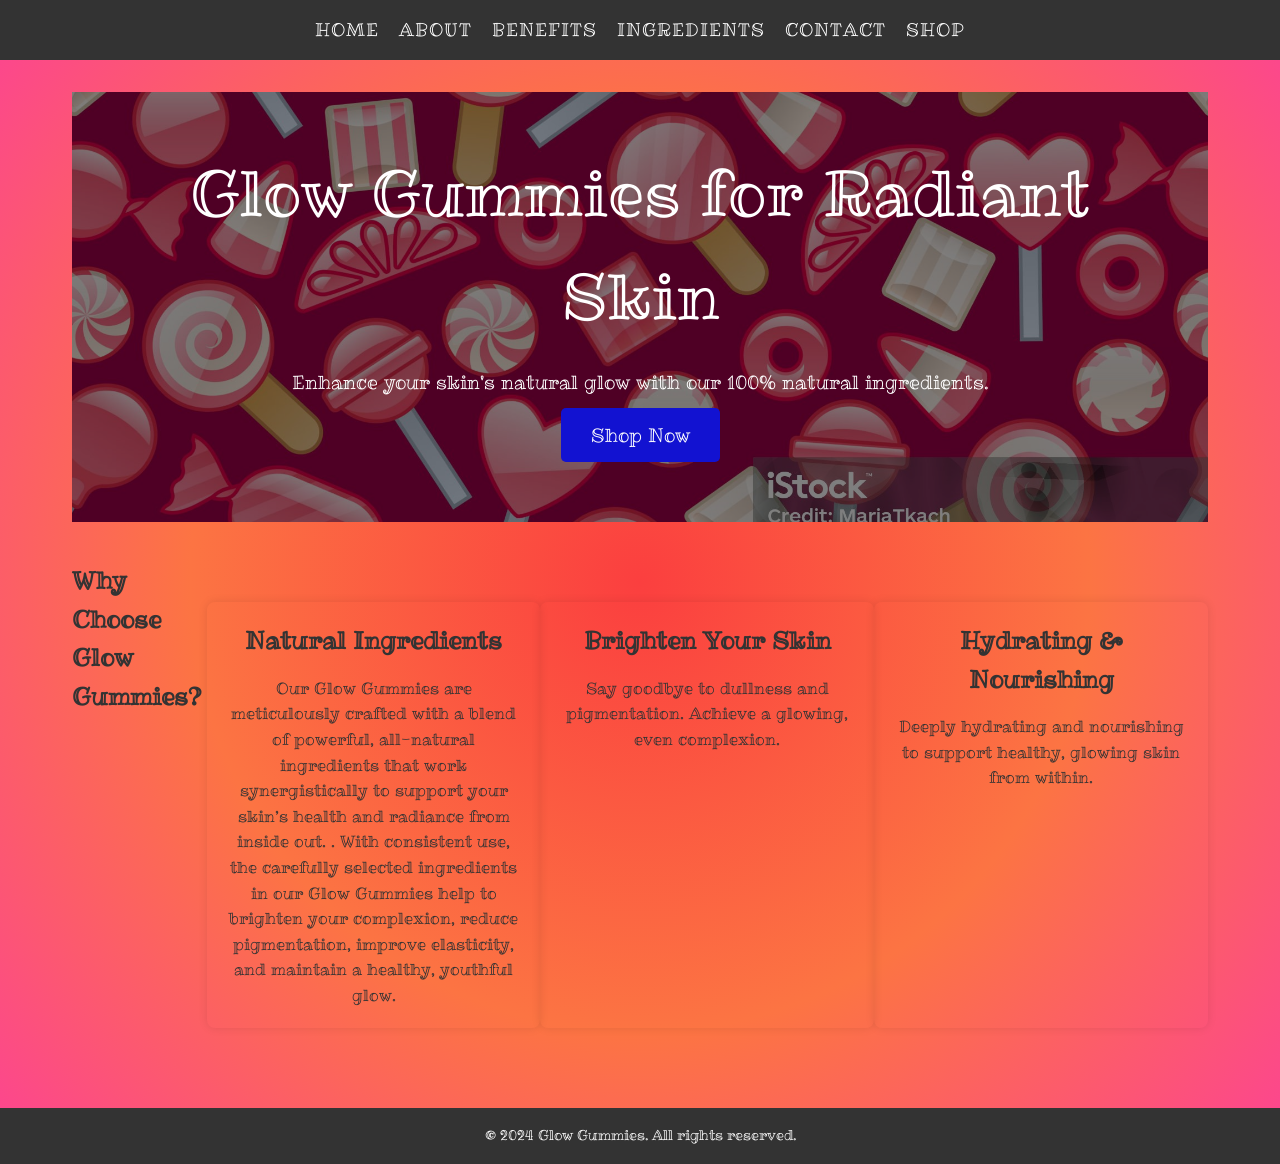
<file: index.html>
<!DOCTYPE html>
<html lang="en">
<head>
    <meta charset="UTF-8">
    <meta name="viewport" content="width=device-width, initial-scale=1.0">
    <title>Glow Gummies - Natural Skin Brightening</title>
    <link rel="stylesheet" href="styles.css">
    <link href="https://fonts.googleapis.com/css2?family=Ribeye+Marrow&display=swap" rel="stylesheet">
  
</head>
<body>
    <header>
        <nav>
            <ul>
                <li><a href="index.html">Home</a></li>
                <li><a href="about.html">About</a></li>
                <li><a href="benefits.html">Benefits</a></li>
                <li><a href="ingredients.html">Ingredients</a></li>
                <li><a href="contact.html">Contact</a></li>
                <li><a href="shop.html">Shop</a></li>
            </ul>
        </nav>
    </header>

    <main>
        <section class="hero">
            <h1>Glow Gummies for Radiant Skin</h1>
            <p>Enhance your skin's natural glow with our 100% natural ingredients.</p>
            <a href="shop.html" class="cta-button">Shop Now</a>
        </section>

        <section class="features">
            <h2>Why Choose Glow Gummies?</h2>
            <div class="feature-cards">
                <div class="card">
                    <h3>Natural Ingredients</h3>
                    <p>Our Glow Gummies are meticulously crafted with a blend of powerful, all-natural ingredients that work synergistically to support your skin’s health and radiance from inside out. . With consistent use, the carefully selected ingredients in our Glow Gummies help to brighten your complexion, reduce pigmentation, improve elasticity, and maintain a healthy, youthful glow.</p>
                </div>
                <div class="card">
                    <h3>Brighten Your Skin</h3>
                    <p>Say goodbye to dullness and pigmentation. Achieve a glowing, even complexion.</p>
                </div>
                <div class="card">
                    <h3>Hydrating & Nourishing</h3>
                    <p>Deeply hydrating and nourishing to support healthy, glowing skin from within.</p>
                </div>
            </div>
        </section>
    </main>

    <footer>
        <p>&copy; 2024 Glow Gummies. All rights reserved.</p>
    </footer>
</body>
</html>
</file>
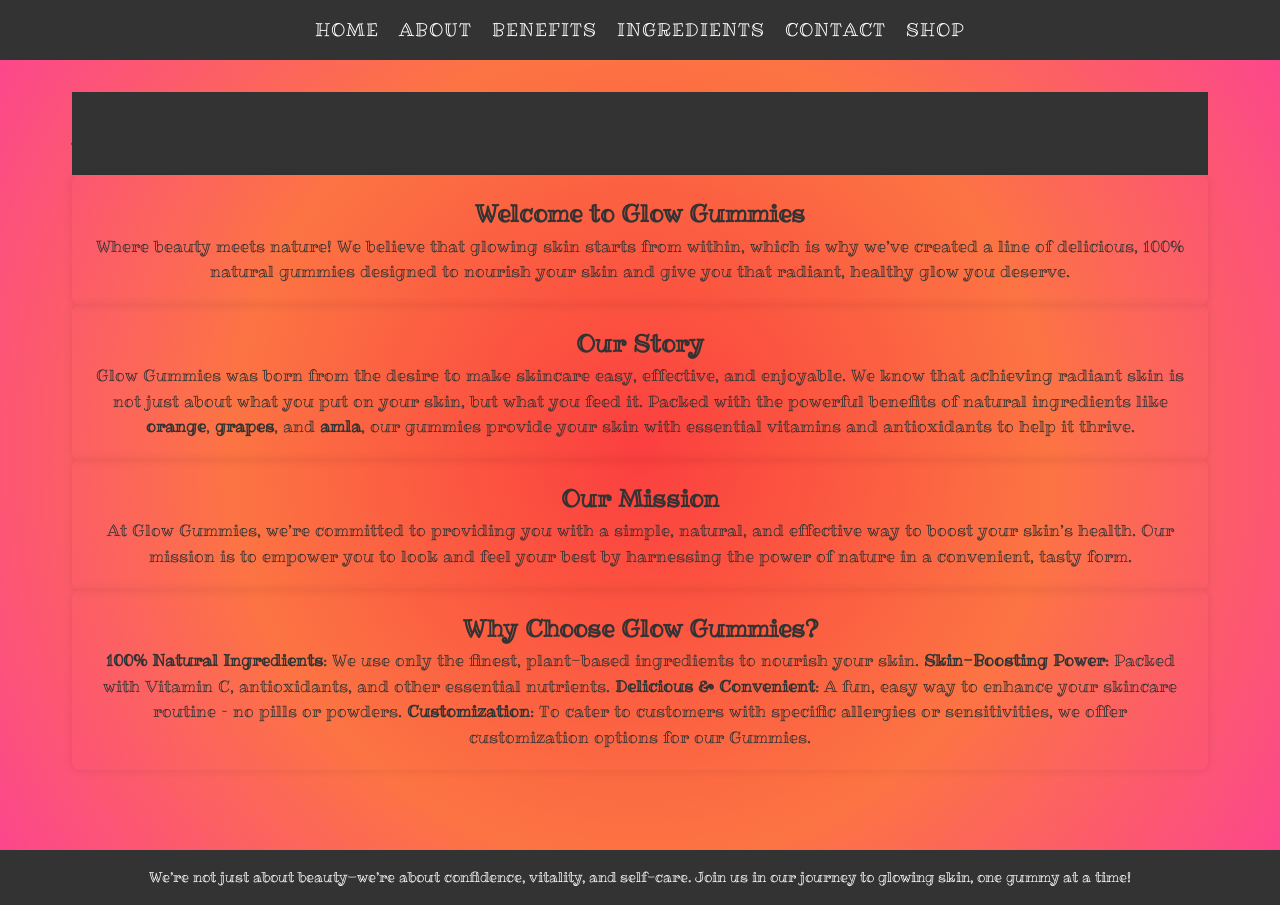
<file: about.html>
<!DOCTYPE html>
<html lang="en">
<head>
    <link href="https://fonts.googleapis.com/css2?family=Ribeye+Marrow&display=swap" rel="stylesheet">
    <meta charset="UTF-8">
    <meta name="viewport" content="width=device-width, initial-scale=1.0">
    <title>About Us - Glow Gummies</title>
    <link rel="stylesheet" href="styles.css">
</head>
<body>
    <header>
        <nav>
            <ul>
                <li><a href="index.html">Home</a></li>
                <li><a href="about.html">About</a></li>
                <li><a href="benefits.html">Benefits</a></li>
                <li><a href="ingredients.html">Ingredients</a></li>
                <li><a href="contact.html">Contact</a></li>
                <li><a href="shop.html">Shop</a></li>
            </ul>
        </nav>
    </header>

    <main>
        <!-- Board Container -->
        <div class="board-container">
            <header>
                <h1>About Glow Gummies</h1>
            </header>

            <!-- Intro Section -->
            <section class="card intro">
                <h2>Welcome to Glow Gummies</h2>
                <p>Where beauty meets nature! We believe that glowing skin starts from within, which is why we’ve created a line of delicious, 100% natural gummies designed to nourish your skin and give you that radiant, healthy glow you deserve.</p>
            </section>

            <!-- Our Story Section -->
            <section class="card story">
                <h2>Our Story</h2>
                <p>Glow Gummies was born from the desire to make skincare easy, effective, and enjoyable. We know that achieving radiant skin is not just about what you put on your skin, but what you feed it. Packed with the powerful benefits of natural ingredients like <strong>orange</strong>, <strong>grapes</strong>, and <strong>amla</strong>, our gummies provide your skin with essential vitamins and antioxidants to help it thrive.</p>
            </section>

            <!-- Our Mission Section -->
            <section class="card mission">
                <h2>Our Mission</h2>
                <p>At Glow Gummies, we’re committed to providing you with a simple, natural, and effective way to boost your skin’s health. Our mission is to empower you to look and feel your best by harnessing the power of nature in a convenient, tasty form.</p>
            </section>

            <!-- Why Choose Glow Gummies Section -->
            <section class="card why-choose">
                <h2>Why Choose Glow Gummies?</h2>
                <ul>
                    <strong>100% Natural Ingredients</strong>: We use only the finest, plant-based ingredients to nourish your skin.
                    <strong>Skin-Boosting Power</strong>: Packed with Vitamin C, antioxidants, and other essential nutrients.
                    <strong>Delicious & Convenient</strong>: A fun, easy way to enhance your skincare routine – no pills or powders.
                    <strong>Customization</strong>: To cater to customers with specific allergies or sensitivities, we offer customization options for our Gummies.

                </ul>
            </section>
        </div>

    </main>

    <!-- Footer Section -->
    <footer>
        <p>We’re not just about beauty—we’re about confidence, vitality, and self-care. Join us in our journey to glowing skin, one gummy at a time!</p>
    </footer>
</body>
</html>
</file>
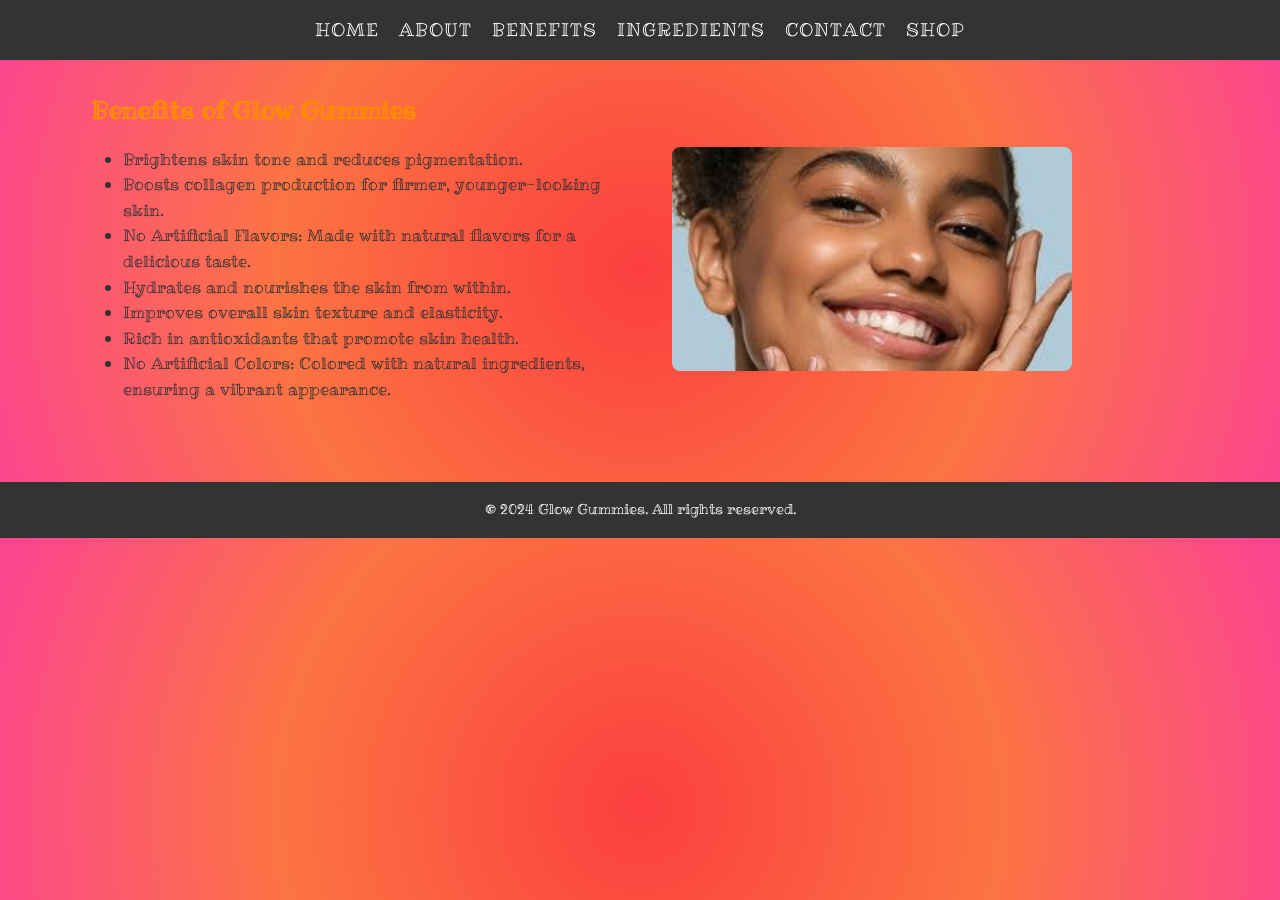
<file: benefits.html>
<!DOCTYPE html>
<html lang="en">
<head>
    <link href="https://fonts.googleapis.com/css2?family=Ribeye+Marrow&display=swap" rel="stylesheet">

    <meta charset="UTF-8">
    <meta name="viewport" content="width=device-width, initial-scale=1.0">
    <title>Benefits - Glow Gummies</title>
    <link rel="stylesheet" href="styles.css">
</head>
<body>
    <header>
        <nav>
            <ul>
                <li><a href="index.html">Home</a></li>
                <li><a href="about.html">About</a></li>
                <li><a href="benefits.html">Benefits</a></li>
                <li><a href="ingredients.html">Ingredients</a></li>
                <li><a href="contact.html">Contact</a></li>
                <li><a href="shop.html">Shop</a></li>
            </ul>
        </nav>
    </header>

    <main>
        <section class="benefits">
            <h1>Benefits of Glow Gummies</h1>
            <div class="benefits-container">
                <ul>
                    <li>Brightens skin tone and reduces pigmentation.</li>
                    <li>Boosts collagen production for firmer, younger-looking skin.</li>
                    <li>No Artificial Flavors: Made with natural flavors for a delicious taste.</li>
                    <li>Hydrates and nourishes the skin from within.</li>
                    <li>Improves overall skin texture and elasticity.</li>
                    <li>Rich in antioxidants that promote skin health.</li>
                    <li>No Artificial Colors: Colored with natural ingredients, ensuring a vibrant appearance.</li>
                </ul>
                <div class="benefits-images">
                    <img src="images/facial.jpeg" alt="Glowing Skin">
                    
                </div>
            </div>
        </section>

        
    </main>

    <footer>
        <p>&copy; 2024 Glow Gummies. All rights reserved.</p>
    </footer>
</body>
</html>
</file>
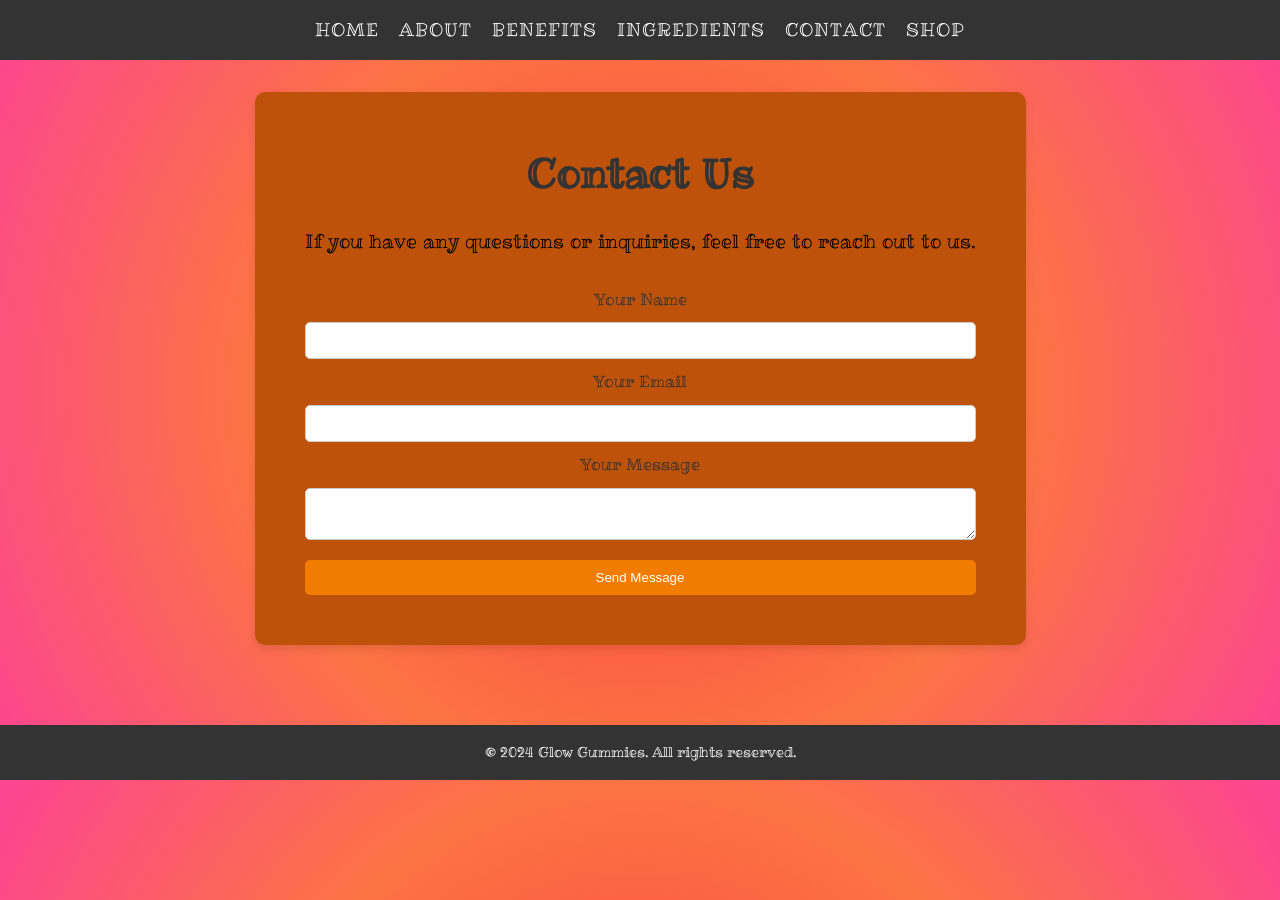
<file: contact.html>
<!DOCTYPE html>
<html lang="en">
<head>
    <meta charset="UTF-8">
    <meta name="viewport" content="width=device-width, initial-scale=1.0">
    <title>Contact Us - Glow Gummies</title>
    <link rel="stylesheet" href="styles.css">
    <link href="https://fonts.googleapis.com/css2?family=Ribeye+Marrow&display=swap" rel="stylesheet">
</head>
<body>
    <header>
        <nav>
            <ul>
                <li><a href="index.html">Home</a></li>
                <li><a href="about.html">About</a></li>
                <li><a href="benefits.html">Benefits</a></li>
                <li><a href="ingredients.html">Ingredients</a></li>
                <li><a href="contact.html">Contact</a></li>
                <li><a href="shop.html">Shop</a></li>
            </ul>
        </nav>
    </header>

    <main>
        <section class="contact">
            <h1>Contact Us</h1>
            <p>If you have any questions or inquiries, feel free to reach out to us.</p>
            <form action="#" method="POST">
                <label for="name">Your Name</label>
                <input type="text" id="name" name="name" required>

                <label for="email">Your Email</label>
                <input type="email" id="email" name="email" required>

                <label for="message">Your Message</label>
                <textarea id="message" name="message" required></textarea>

                <button type="submit">Send Message</button>
            </form>
        </section>
    </main>

    <footer>
        <p>&copy; 2024 Glow Gummies. All rights reserved.</p>
    </footer>
</body>
</html>
</file>
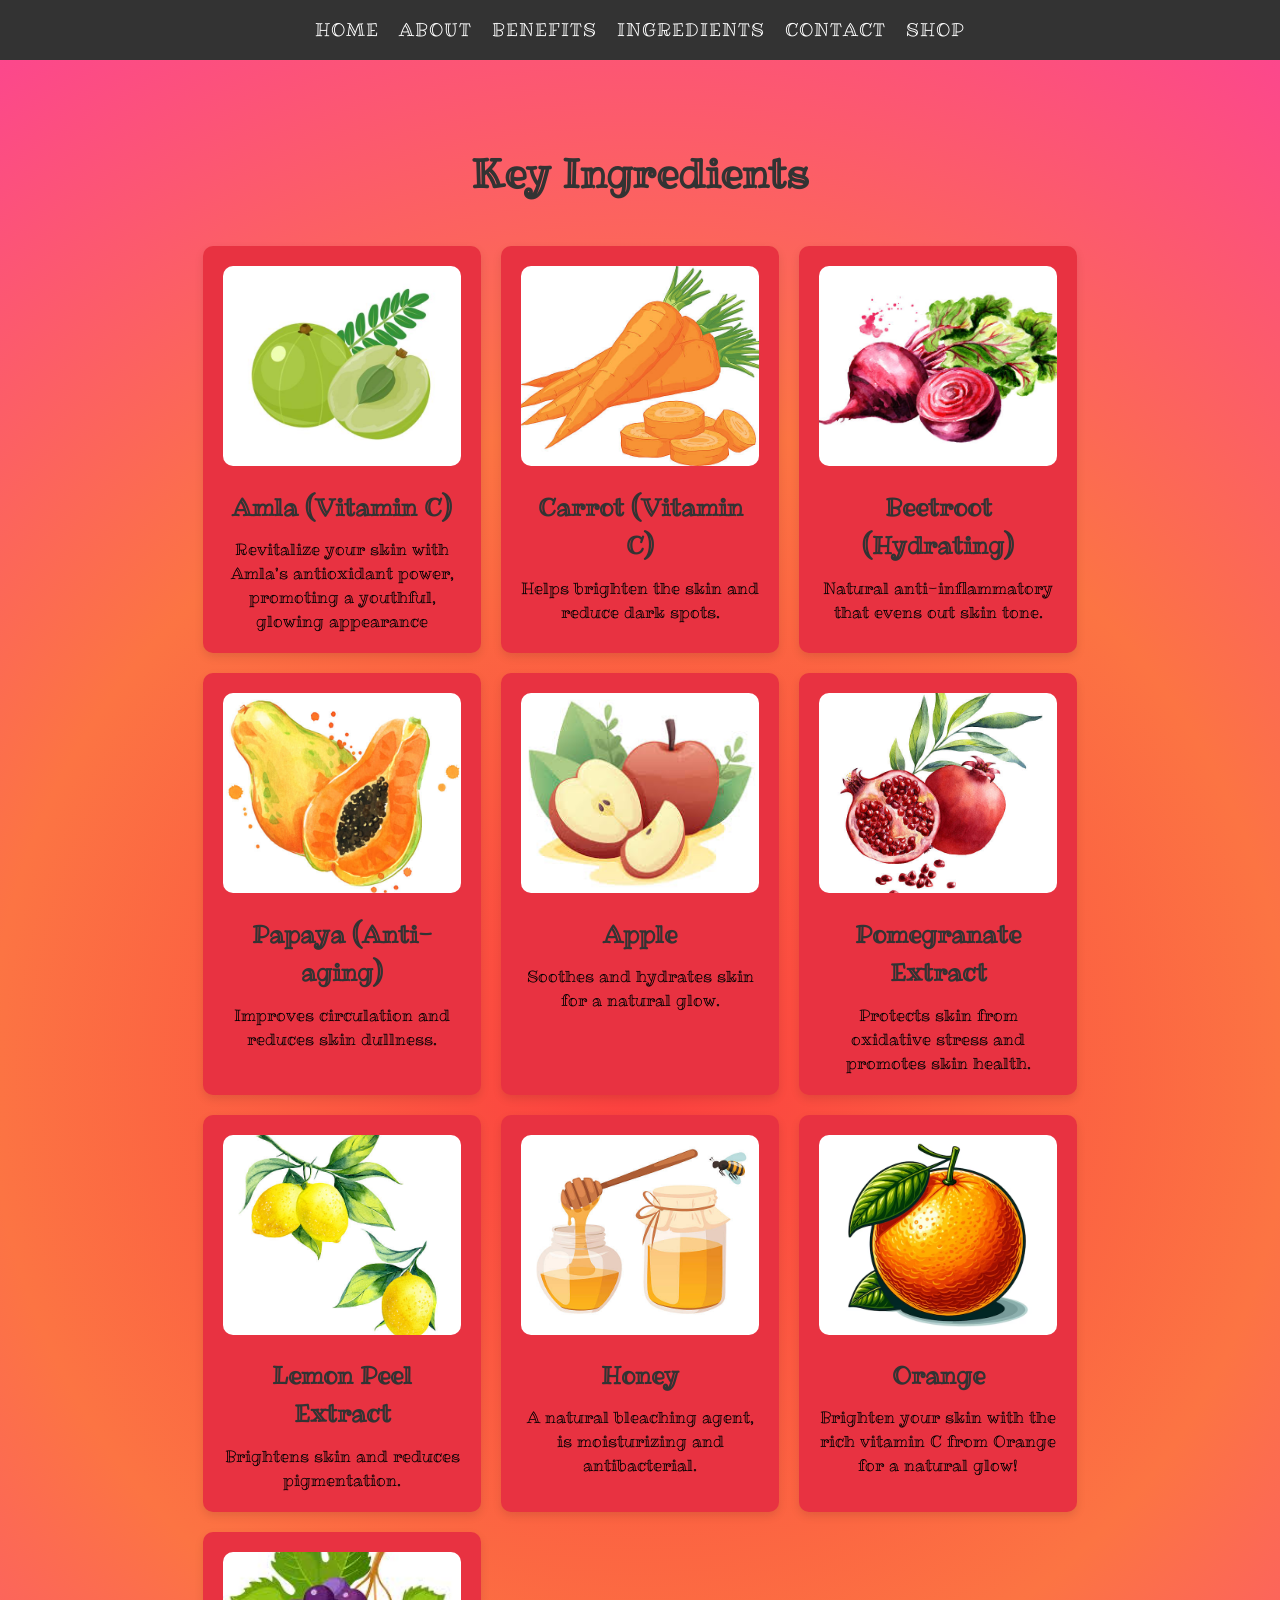
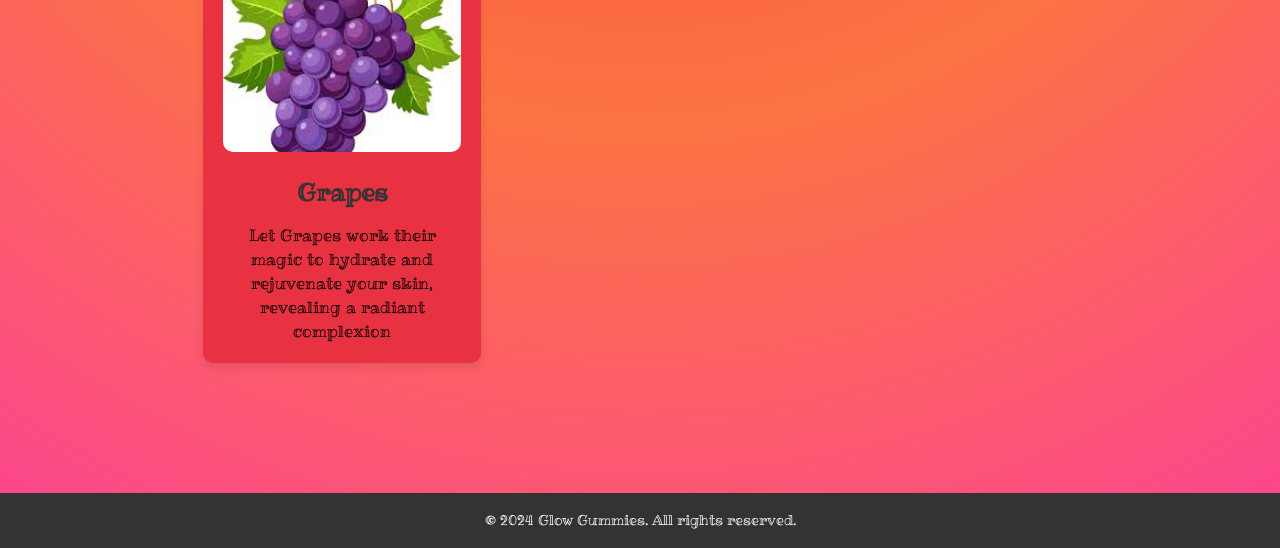
<file: ingredients.html>
<!DOCTYPE html>
<html lang="en">
<head>
    <meta charset="UTF-8">
    <meta name="viewport" content="width=device-width, initial-scale=1.0">
    <title>Ingredients - Glow Gummies</title>
    <link rel="stylesheet" href="styles.css">
    <link href="https://fonts.googleapis.com/css2?family=Ribeye+Marrow&display=swap" rel="stylesheet">
</head>
<body>
    <header>
        <nav>
            <ul>
                <li><a href="index.html">Home</a></li>
                <li><a href="about.html">About</a></li>
                <li><a href="benefits.html">Benefits</a></li>
                <li><a href="ingredients.html">Ingredients</a></li>
                <li><a href="contact.html">Contact</a></li>
                <li><a href="shop.html">Shop</a></li>
            </ul>
        </nav>
    </header>

    <main>
        

        <section class="ingredients">
            <h2>Key Ingredients</h2>
            <div class="ingredient-cards">
              <div class="ingredient-card">
                <img src="images/amla.jpg" alt="Amla" class="ingredient-image">
                <h3>Amla (Vitamin C)</h3>
                <p>Revitalize your skin with Amla's antioxidant power, promoting a youthful, glowing appearance</p>
              </div>
              <div class="ingredient-card">
                <img src="images/carrot.jpg" alt="Carrot" class="ingredient-image">
                <h3>Carrot (Vitamin C)</h3>
                <p>Helps brighten the skin and reduce dark spots.</p>
              </div>
              <div class="ingredient-card">
                <img src="images/beetroot.jpg" alt="BeetRoot" class="ingredient-image">
                <h3>Beetroot (Hydrating)</h3>
                <p>Natural anti-inflammatory that evens out skin tone.</p>
              </div>
              <div class="ingredient-card">
                <img src="images/papaya.jpg" alt="Papaya" class="ingredient-image">
                <h3>Papaya (Anti-aging)</h3>
                <p>Improves circulation and reduces skin dullness.</p>
              </div>
              <div class="ingredient-card">
                <img src="images/apple.jpeg" alt="Apple" class="ingredient-image">
                <h3>Apple</h3>
                <p>Soothes and hydrates skin for a natural glow.</p>
              </div>
            
              <div class="ingredient-card">
                <img src="images/pomegrate.jpg" alt="Pomegranate Extract" class="ingredient-image">
                <h3>Pomegranate Extract</h3>
                <p>Protects skin from oxidative stress and promotes skin health.</p>
              </div>
              <div class="ingredient-card">
                <img src="images/lemon.jpg" alt="Amla" class="ingredient-image">
                <h3>Lemon Peel Extract</h3>
                <p>Brightens skin and reduces pigmentation.</p>
              </div>
              <div class="ingredient-card">
                <img src="images/honey.jpg" alt="honey" class="ingredient-image">
                <h3>Honey</h3>
                <p>A natural bleaching agent, is moisturizing and antibacterial.</p>
              </div>
              <div class="ingredient-card">
                <img src="images/orange_image.avif" alt="orange_image" class="ingredient-image">
                <h3>Orange</h3>
                <p>Brighten your skin with the rich vitamin C from Orange for a natural glow!</p>
              </div>
              <div class="ingredient-card">
                <img src="images/grapes.jpeg" alt="grapes" class="ingredient-image">
                <h3>Grapes</h3>
                <p>Let Grapes work their magic to hydrate and rejuvenate your skin, revealing a radiant complexion</p>
              </div>
            </div>
          </section>
          
    </main>

    <footer>
        <p>&copy; 2024 Glow Gummies. All rights reserved.</p>
    </footer>
</body>
</html>
</file>
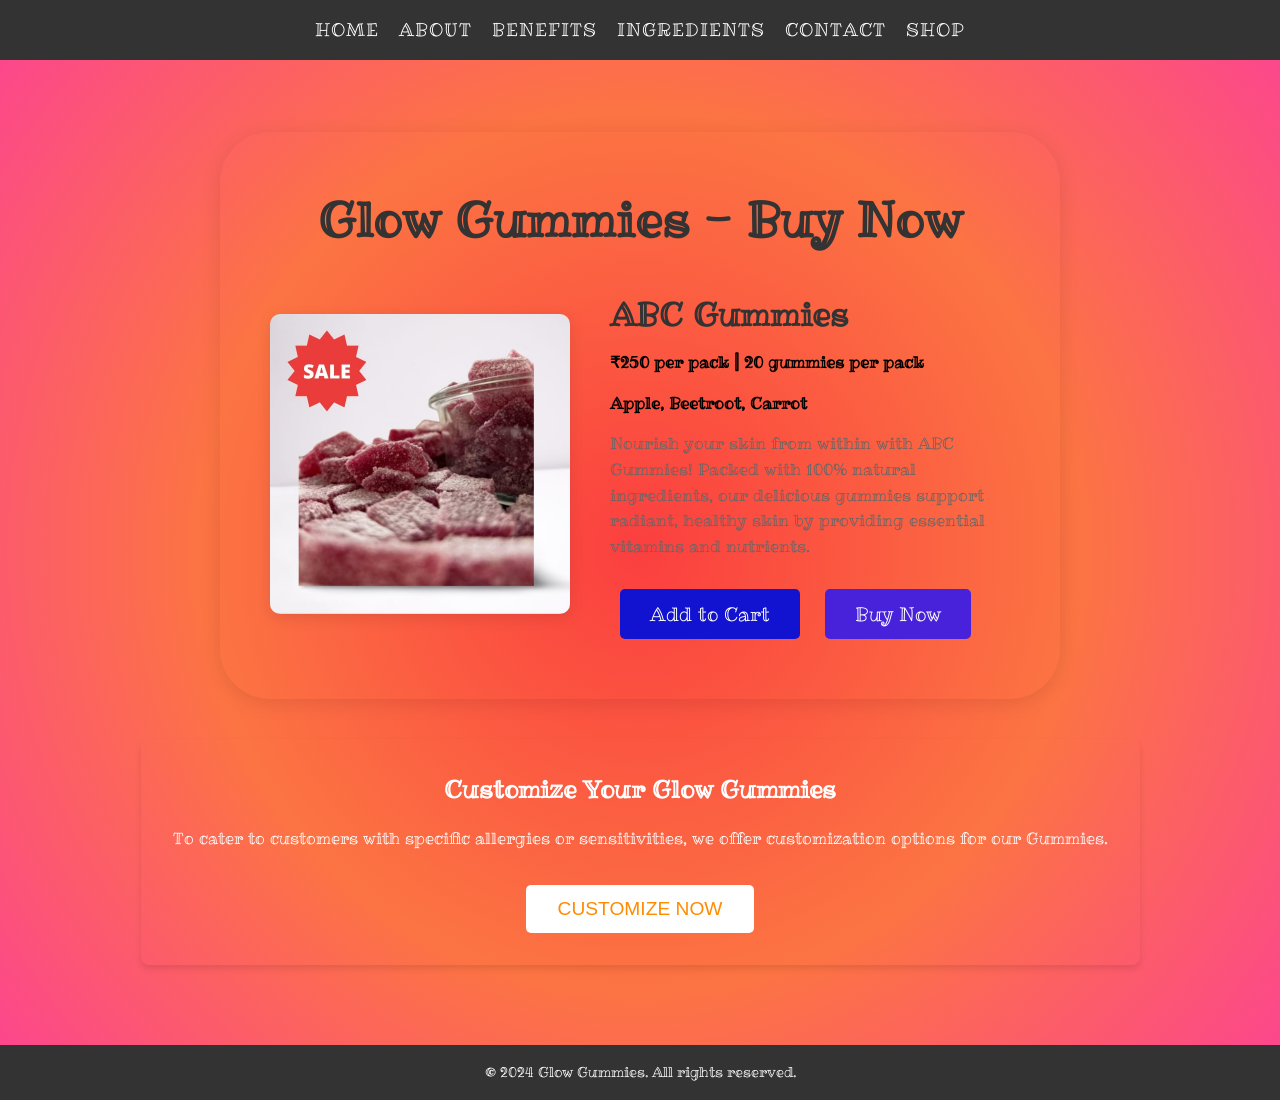
<file: shop.html>
<!DOCTYPE html>
<html lang="en">
<head>
    <meta charset="UTF-8">
    <meta name="viewport" content="width=device-width, initial-scale=1.0">
    <title>Shop - Glow Gummies</title>
    <link rel="stylesheet" href="styles.css">
    <link href="https://fonts.googleapis.com/css2?family=Ribeye+Marrow&display=swap" rel="stylesheet">
</head>
<body>
    <header>
        <nav>
            <ul>
                <li><a href="index.html">Home</a></li>
                <li><a href="about.html">About</a></li>
                <li><a href="benefits.html">Benefits</a></li>
                <li><a href="ingredients.html">Ingredients</a></li>
                <li><a href="contact.html">Contact</a></li>
                <li><a href="shop.html">Shop</a></li>
            </ul>
        </nav>
    </header>

    <main>
        <section class="shop">
            <h1>Glow Gummies - Buy Now</h1>
            <div class="product">
                <!-- Product Image -->
                <img src="images/shop.jpeg" alt="Glow Gummies" class="product-image">
                <div class="product-details">
                    <h2>ABC Gummies</h2>
                    <p class="price">₹250 per pack | 20 gummies per pack</p>
                    <p class = "price">Apple, Beetroot, Carrot</p>
                    <p class="description">Nourish your skin from within with ABC Gummies! Packed with 100% natural ingredients, our delicious gummies support radiant, healthy skin by providing essential vitamins and nutrients.</p>
                    <div class="buttons">
                        <button id="add-to-cart" class="cta-button">Add to Cart</button>
                        <button id="buy-now" class="cta-button buy-now">Buy Now</button>
                    </div>
                </div>
            </div>
        </section>
        <section class="customization">
            <h2>Customize Your Glow Gummies</h2>
            <p>To cater to customers with specific allergies or sensitivities, we offer customization options for our Gummies.</p>
            <button class="customize-btn">Customize Now</button>
        </section>
    </main>
    
    <footer>
        <p>&copy; 2024 Glow Gummies. All rights reserved.</p>
    </footer>

    <script>
        document.getElementById("add-to-cart").addEventListener("click", function() {
            alert("Added to cart!");
        });

        document.getElementById("buy-now").addEventListener("click", function() {
            alert("Proceeding to checkout...");
        });
    </script>
</body>
</html>
</file>
<file: styles.css>
* {
  margin: 0;
  padding: 0;
  box-sizing: border-box;
}

body {
  font-family: Arial, sans-serif;
  background-color: #f4f4f4;
  color: #333;
}

header {
  font-family: "Ribeye Marrow", serif;
  background-color: #333;
  padding: 10px;
}

header nav ul {
  list-style: none;
  display: flex;
  justify-content: space-around;
}

header nav ul li a {
  color: white;
  text-decoration: none;
  padding: 10px;
}

header nav ul li a:hover {
  background-color: #555;
}

main {
  padding: 20px;
}

.hero {
  font-family: "Ribeye Marrow", serif;
  text-align: center;
  padding: 50px;
  background-image: url('images/bears.avif');
  background-size: cover; /* Ensures the image covers the entire container */
  background-position: center; /* Centers the image */
  background-repeat: no-repeat; /* Prevents the image from repeating */
}


.hero h1 {
  font-family: "Ribeye Marrow", serif;
  font-weight: 400;
  font-style: normal;
  font-size: 4rem; /* Adjust this value as needed for your design */
  margin-bottom: 20px; /* Add space below the heading */
}
.hero p {
  font-size: 1.2rem;
}

.cta-button {
  display: inline-block;
  padding: 15px 30px;
  margin-top: 20px;
  background-color: #f05135; /* Example button color */
  color: white;
  text-decoration: none;
  font-size: 18px;
  border-radius: 5px;
  position: relative; /* Ensure the button stays within the hero section */
  z-index: 10; /* Ensures the button is in front */
}

.cta-button:hover {
  background-color: #ff4500; /* Hover effect */
}

/* Adding a fade-in and slide-up animation */
@keyframes slideInUp {
  0% {
    opacity: 0;
    transform: translateY(20px); /* Start slightly below */
  }
  100% {
    opacity: 1;
    transform: translateY(0); /* End at the original position */
  }
}

.features, .feature-cards {
  font-family: "Ribeye Marrow", serif;
  display: flex;
  justify-content: space-around;
  margin-top: 40px;
}

.card {
  padding: 20px;
  border-radius: 8px;
  box-shadow: 0 0 10px rgba(0, 0, 0, 0.1);
  width: 30%;
  animation: slideInUp 0.6s ease-out forwards; /* Apply the animation */
  opacity: 0; /* Start with the card invisible */
  transform: translateY(20px); /* Start slightly below */
  transition: all 0.3s ease-out; /* Smooth transition for hover effects */
}

/* Apply a slight hover effect for interactivity */
.card:hover {
  transform: translateY(-5px); /* Slightly lift the card on hover */
  box-shadow: 0 4px 15px rgba(0, 0, 0, 0.2); /* Enhanced shadow on hover */
}

.card h3 {
  font-size: 1.5rem;
  margin-bottom: 15px;
}


footer {
  text-align: center;
  padding: 20px;
  background-color: #333;
  color: white;
  margin-top: 40px;
}

.shop .product {
  text-align: center;
}

button {
  padding: 10px 20px;
  background-color: #f27c00;
  color: white;
  border: none;
  border-radius: 5px;
  margin-top: 10px;
}

button:hover {
  background-color: #e56700;
}

form {
  display: flex;
  flex-direction: column;
  gap: 10px;
}

input, textarea {
  padding: 10px;
  border: 1px solid #ccc;
  border-radius: 5px;
}

@media screen and (max-width: 768px) {
  .feature-cards {
      flex-direction: column;
  }

  .card {
      width: 100%;
      margin-bottom: 20px;
  }
}

* {
  margin: 0;
  padding: 0;
  box-sizing: border-box;
}

body {
  font-family: Arial, sans-serif;
  background-color: #f4f4f4;
  color: #333;
  background: rgb(251,63,63);
background: -moz-radial-gradient(circle, rgba(251,63,63,1) 0%, rgba(252,116,67,1) 52%, rgba(252,70,142,1) 97%, rgba(252,70,144,1) 100%);
background: -webkit-radial-gradient(circle, rgba(251,63,63,1) 0%, rgba(252,116,67,1) 52%, rgba(252,70,142,1) 97%, rgba(252,70,144,1) 100%);
background: radial-gradient(circle, rgba(251,63,63,1) 0%, rgba(252,116,67,1) 52%, rgba(252,70,142,1) 97%, rgba(252,70,144,1) 100%);
filter: progid:DXImageTransform.Microsoft.gradient(startColorstr="#fb3f3f",endColorstr="#fc4690",GradientType=1);/* Prevent repeating the image */
}

header {
  background-color: #333;
  padding: 10px;
}

header nav ul {
  list-style: none;
  display: flex;
  justify-content: space-around;
}

header nav ul li a {
  color: white;
  text-decoration: none;
  padding: 10px;
}

header nav ul li a:hover {
  background-color: #555;
}

main {
  padding: 20px;
}

.hero {
  text-align: center;
  padding: 50px;
  background-image: url('images/board.jpg');
  background-size: cover;
  background-position: center center;
  background-repeat: no-repeat;
  color: white;
  position: relative; /* Ensure hero section is positioned */
}

.hero::before {
  content: '';
  position: absolute;
  top: 0;
  left: 0;
  right: 0;
  bottom: 0;
  background: rgba(0, 0, 0, 0.5); /* Dark overlay */
  z-index: 1; /* Lower z-index so button can be in front */
}

.hero h1, .hero p {
  position: relative;
  z-index: 2; /* Ensure text is above overlay */
}

button {
  padding: 10px 20px;
  background-color: #f27c00;
  color: white;
  border: none;
  border-radius: 5px;
  margin-top: 10px;
  position: relative; /* Ensure button is positioned */
  z-index: 10; /* Ensure button is in front */
}

button:hover {
  background-color: #e56700;
}

form {
  display: flex;
  flex-direction: column;
  gap: 10px;
}

input, textarea {
  padding: 10px;
  border: 1px solid #ccc;
  border-radius: 5px;
}

@media screen and (max-width: 768px) {
  .feature-cards {
      flex-direction: column;
  }

  .card {
      width: 100%;
      margin-bottom: 20px;
  }

  .hero {
      background-size: cover;
      background-position: top center;
  }
}


* {
  margin: 0;
  padding: 0;
  box-sizing: border-box;
}

body {
  font-family: Ribeye Marrow;
  background-color: #f4f4f4;
  color: #333;
}

header {
  background-color: #333;
  padding: 10px;
}

header nav ul {
  list-style: none;
  display: flex;
  justify-content: space-around;
}

header nav ul li a {
  color: white;
  text-decoration: none;
  padding: 10px;
}

header nav ul li a:hover {
  background-color: #555;
}

main {
  padding: 20px;
}

.about {
  text-align: center;
  margin-top: 50px;
}

.about h1 {
  font-size: 2.5rem;
  font-family: "Ribeye Marrow",
  margin-bottom: 20px;
  opacity: 0;
  animation: fadeIn 2s forwards;
}

.about p {
  
  font-size: 1.2rem;
  margin-bottom: 30px;
  opacity: 0;
  animation: slideIn 2s forwards;
  animation-delay: 1s;
}
.about-container {
  width: 60%; /* Adjust width as needed */
  margin: 0 auto; /* Centers the content */
  text-align: center; /* Centers the text */
}
main {
  display: flex;
  justify-content: center;
  align-items: center;
  flex-direction: column;
}
.card {
  width: 100%; /* Adjust width as needed */
  max-width: 1200px; /* Prevents them from being too wide */
  text-align: center; /* Ensures text inside is centered */
}
main {
  display: flex;
  justify-content: center;
  align-items: center;
  flex-direction: column;
}





.navbar {
  border-bottom: none;
  box-shadow: none;
  margin-bottom: 0;
  padding-bottom: 0;
}


.team-info {
  margin-top: 40px;
  opacity: 0;
  animation: fadeIn 2s forwards;
  animation-delay: 2s;
}

.team-info h2 {
  font-size: 2rem;
  margin-bottom: 15px;
}

.team-info p {
  font-size: 1.1rem;
  line-height: 1.6;
}

footer {
  text-align: center;
  padding: 20px;
  background-color: #333;
  color: white;
  margin-top: 40px;
}

/* Animations */
@keyframes fadeIn {
  0% {
      opacity: 0;
  }
  100% {
      opacity: 1;
  }
}

@keyframes slideIn {
  0% {
      transform: translateX(-50%);
      opacity: 0;
  }
  100% {
      transform: translateX(0);
      opacity: 1;
  }
}

@media screen and (max-width: 768px) {
  .about h1 {
      font-size: 2rem;
  }

  .about p {
      font-size: 1rem;
  }

  .team-info h2 {
      font-size: 1.5rem;
  }
}

/* General Layout */
body {
  font-family: 'Arial', sans-serif;
  margin: 0;
  padding: 0;
  
}



/* Ingredients Section */
.ingredients {
  text-align: center;
  padding: 50px;
  
}

.ingredients h2 {
  font-size: 2.5rem;
  color: #333;
  margin-bottom: 40px;
  font-family: "Ribeye Marrow", serif;
}

/* Ingredient Cards Container */
.ingredient-cards {
  display: grid;
  grid-template-columns: repeat(auto-fill, minmax(250px, 1fr)); /* Responsive grid layout */
  gap: 20px;
  padding: 0 20px;
}

/* Individual Ingredient Card */
.ingredient-card {
  background-color: #e83241;
  padding: 20px;
  border-radius: 10px;
  box-shadow: 0 4px 10px rgba(0, 0, 0, 0.1);
  text-align: center;
  transition: transform 0.3s ease, box-shadow 0.3s ease;
}

/* Ingredient Image */
.ingredient-image {
  width: 100%;
  height: 200px;
  object-fit: cover;
  border-radius: 10px;
  transition: transform 0.3s ease; /* Image zoom effect */
}

/* Card Title */
.ingredient-card h3 {
  font-size: 1.5rem;
  color: #333;
  margin-top: 15px;
  font-family: "Ribeye Marrow", serif;
}

/* Card Description */
.ingredient-card p {
  font-size: 1rem;
  color: black;
  margin-top: 10px;
  line-height: 1.5;
}

/* Hover Effect for Ingredient Cards */
.ingredient-card:hover {
  transform: translateY(-10px); /* Lift effect */
  box-shadow: 0 6px 15px rgba(0, 0, 0, 0.15); /* Deeper shadow */
}

.ingredient-card:hover .ingredient-image {
  transform: scale(1.05); /* Zoom in effect on image */
}

/* Hover Effect for Images */
.ingredient-image:hover {
  transform: scale(1.1); /* Slight zoom effect */
}

/* Add Animation to Cards (On Load) */
.ingredient-card {
  opacity: 0;
  animation: fadeInUp 0.8s ease-out forwards;
}

/* Keyframes for fadeInUp animation */
@keyframes fadeInUp {
  0% {
    opacity: 0;
    transform: translateY(20px);
  }
  100% {
    opacity: 1;
    transform: translateY(0);
  }
}

.ingredient-card:nth-child(1) {
  animation-delay: 0.1s;
}

.ingredient-card:nth-child(2) {
  animation-delay: 0.2s;
}

.ingredient-card:nth-child(3) {
  animation-delay: 0.3s;
}

.ingredient-card:nth-child(4) {
  animation-delay: 0.4s;
}

.ingredient-card:nth-child(5) {
  animation-delay: 0.5s;
}

.ingredient-card:nth-child(6) {
  animation-delay: 0.6s;
}

.ingredient-card:nth-child(7) {
  animation-delay: 0.7s;
}

.ingredient-card:nth-child(8) {
  animation-delay: 0.8s;
}


/* Contact Section */
.contact {
  text-align: center;
  padding: 50px;
  background-color: #be520b;
  max-width: 800px;
  margin: 0 auto;
  border-radius: 10px;
  box-shadow: 0 4px 10px rgba(0, 0, 0, 0.1);
}

/* Contact Title */
.contact h1 {
  font-family: "Ribeye Marrow", serif;
  font-size: 2.5rem;
  color: #333;
  margin-bottom: 20px;
}

/* Contact Paragraph */
.contact p {
  font-family: "Ribeye Marrow", serif;
  font-size: 1.2rem;
  color: black;
  margin-bottom: 30px;
}

/* Form Group */
.form-group {
  
  text-align: left;
  margin-bottom: 20px;
  display: flex;
  flex-direction: column;
  align-items: flex-start;
}

/* Label Styling */
.form-group label {
  
  font-size: 1.1rem;
  color: #333;
  margin-bottom: 8px;
  font-family: "Ribeye Marrow", serif;
}

/* Input and Textarea Styling */
.form-group input, .form-group textarea {
  
  width: 100%;
  padding: 12px;
  font-size: 1rem;
  border-radius: 8px;
  border: 1px solid #ddd;
  box-sizing: border-box;
  margin-top: 5px;
  transition: border-color 0.3s ease;
}

.form-group input:focus, .form-group textarea:focus {
  border-color: #007bff;
  outline: none;
}

/* Textarea Styling */
.form-group textarea {
  resize: vertical;
  min-height: 150px;
}

/* Button Styling */
.cta-button {
  font-family: "Ribeye Marrow", serif;
  background-color: #28a745;
  color: white;
  border: none;
  padding: 15px 30px;
  font-size: 1.2rem;
  border-radius: 8px;
  cursor: pointer;
  transition: background-color 0.3s ease;
  margin-top: 20px;
}

.cta-button:hover {
  background-color: #218838;
}

/* Responsive Form */
@media (max-width: 768px) {
  .contact {
      padding: 30px;
  }

  .contact h1 {
      font-size: 2rem;
  }

  .contact p {
      font-size: 1rem;
  }
}
.swiper {
    width: 100%;
    max-width: 1000px;
    padding: 20px 0;
}

.swiper-slide {
    display: flex;
    flex-direction: column;
    align-items: center;
    text-align: center;
    background: #fff;
    padding: 20px;
    border-radius: 10px;
    box-shadow: 0 4px 15px rgba(0, 0, 0, 0.1);
}

.product-image {
    width: 200px;
    height: 200px;
    object-fit: cover;
    border-radius: 10px;
}

.product-details {
    margin-top: 10px;
}

.cta-button {
    background-color: #4722da;
    color: white;
    border: none;
    padding: 10px 20px;
    border-radius: 5px;
    cursor: pointer;
}

.cta-button:hover {
    background-color: #ff4500;
}
.shop {
  text-align: center;
  padding: 50px;
  max-width: 1200px;
  margin: auto;
}

.swiper {
  width: 100%;
  padding: 20px 0;
}

.swiper-slide {
  display: flex;
  flex-direction: column;
  align-items: center;
  text-align: center;
  background: #fff;
  padding: 20px;
  border-radius: 10px;
  box-shadow: 0 4px 15px rgba(0, 0, 0, 0.1);
}

.product-image {
  width: 200px;
  height: 200px;
  object-fit: cover;
  border-radius: 10px;
}

.product-details {
  margin-top: 10px;
  max-width: 250px;
}

.cta-button {
  background-color: #4722da;
  color: white;
  border: none;
  padding: 10px 20px;
  border-radius: 5px;
  cursor: pointer;
  transition: 0.3s;
}

.cta-button:hover {
  background-color: #ff4500;
}

/* Make Navigation Buttons Visible */
.swiper-button-next, .swiper-button-prev {
  color: #4722da;
}




/* Shop Section */
.shop {
  text-align: center;
  padding: 50px;
  box-shadow: 0 4px 20px rgba(0, 0, 0, 0.1);
  margin: 40px auto;
  max-width: 1000px;
  min-height: 520px;
  border-radius: 50px;
}

/* Shop Title */
.shop h1 {
  font-family: "Ribeye Marrow", serif;
  font-size: 3rem;
  margin-bottom: 20px;
  color: #333;
}

/* Product Container */
.product {
  font-family: "Ribeye Marrow", serif;
  display: flex;
  flex-direction: row;
  align-items: center;
  justify-content: center;
  gap: 40px;
  margin-top: 20px;
}

/* Product Image */
.product-image {
  width: 300px;
  height: 300px;
  object-fit: cover;
  border-radius: 10px;
  box-shadow: 0 4px 15px rgba(0, 0, 0, 0.1);
}

/* Product Details */
.product-details {
  font-family: "Ribeye Marrow", serif;
  text-align: left;
  max-width: 400px;
}

/* Product Name */
.product-details h2 {
  font-family: "Ribeye Marrow", serif;
  font-size: 2rem;
  color: #333;
  margin-bottom: 10px;
}

/* Price */
.price {
  font-size: 1rem;
  color: black;
  font-weight: bold;
  margin-bottom: 15px;
}

/* Product Description */
.description {
  font-size: 1rem;
  color: #666;
  margin-bottom: 20px;
}

/* Button Styling */
.cta-button {
  font-family: "Ribeye Marrow", serif;
  background-color: rgb(18, 18, 209);
  color: white;
  border: none;
  padding: 12px 30px;
  font-size: 1.2rem;
  border-radius: 5px;
  cursor: pointer;
  transition: background-color 0.3s ease;
  margin: 10px;
}

.cta-button:hover {
  background-color: #ff4500;
}

/* Buy Now Button */
.buy-now {
  background-color: #4722da;
}

.buy-now:hover {
  background-color: #218838;
}

/* Footer */
footer {
  font-family: "Ribeye Marrow", serif;
  background-color: #333;
  color: white;
  padding: 20px;
  text-align: center;
  position: relative;
  bottom: 0;
  width: 100%;
  font-size: 0.9rem;
}

/* Responsive Design */
@media (max-width: 1024px) {
  /* Adjust Product Details */
  .product-details {
    max-width: 350px;
  }

  /* Adjust Spacing */
  .product {
    gap: 30px;
  }

  .shop h1 {
    font-size: 2.5rem;
  }
}

@media (max-width: 768px) {
  /* Stack Products Vertically */
  .product {
    flex-direction: column;
    align-items: center;
  }

  /* Adjust Image Size */
  .product-image {
    width: 250px;
    height: 250px;
  }

  /* Adjust Shop Title */
  .shop h1 {
    font-size: 2rem;
  }

  /* Adjust Button Sizes */
  .cta-button {
    font-size: 1rem;
    padding: 10px 20px;
  }
}

@media (max-width: 480px) {
  /* Further Adjust Image Size */
  .product-image {
    width: 200px;
    height: 200px;
  }

  /* Adjust Product Details */
  .product-details {
    max-width: 90%;
    text-align: center;
  }

  .price {
    font-size: 1rem;
  }

  .description {
    font-size: 0.9rem;
  }

  /* Footer Font Size */
  footer {
    font-size: 0.8rem;
  }
}

/* Reset default styling */
* {
  font-family: "Ribeye Marrow"
  margin: 0;
  padding: 0;
  box-sizing: border-box;
}

/* Body and general layout */
body {
  font-family: "Ribeye Marrow";
  background-color: #f9f9f9;
  color: #333;
  line-height: 1.6;
}

/* Header */
header {
  font-family: "Ribeye Marrow",
  background-color: #333;
  padding: 1rem 0;
}

header nav ul {
  font-family: "Ribeye Marrow"
  display: flex;
  justify-content: center;
  list-style: none;
}

header nav ul li {
  font-family: "Ribeye Marrow"
  margin: 0 1rem;
}

header nav ul li a {
  font-family: "Ribeye Marrow"
  color: white;
  text-decoration: none;
  font-size: 1.1rem;
  text-transform: uppercase;
  letter-spacing: 1px;
}

header nav ul li a:hover {
  font-family: "Ribeye Marrow"
  color: #ff8c00;
}

/* Main content */
main {
  padding: 2rem;
  max-width: 1200px;
  margin: 0 auto;
}

/* Benefits section */
.benefits {
  font-family: "Ribeye Marrow",
  margin-bottom: 2rem;
}

.benefits h1 {
  font-family: "Ribeye Marrow",
  font-size: 4 rem;
  margin-bottom: 1rem;
  color: #ff8c00;
}

.benefits-container {
  display: flex;
  flex-wrap: wrap;
  gap: 2rem;
}

.benefits-container ul {
  flex: 1;
  list-style-type: disc;
  margin-left: 2rem;
}

.benefits-container ul li {
  font-family: "Ribeye Marrow"
  margin-bottom: 1rem;
}

.benefits-images {
  flex: 1;
}

.benefits-images img {
  width: 100%;
  max-width: 400px;
  margin-bottom: 1rem;
  border-radius: 8px;
}

/* Customization section */
.customization {
  font-family: "Ribeye Marrow",
  background-color: #ff8c00;
  color: white;
  padding: 2rem;
  text-align: center;
  border-radius: 8px;
  box-shadow: 0 4px 6px rgba(0, 0, 0, 0.1);
}

.customization h2 {
  font-family: "Ribeye Marrow"
  font-size: 2rem;
  margin-bottom: 1rem;
}

.customization p {
  font-family: "Ribeye Marrow"
  font-size: 1.1rem;
  margin-bottom: 1.5rem;
}

.customize-btn {
  background-color: white;
  color: #ff8c00;
  border: none;
  padding: 0.8rem 2rem;
  font-size: 1.2rem;
  text-transform: uppercase;
  cursor: pointer;
  border-radius: 5px;
  transition: background-color 0.3s;
}

.customize-btn:hover {
  background-color: #4722da;
}

/* Footer */
footer {
  font-family: "Ribeye Marrow",
  background-color: #333;
  color: white;
  text-align: center;
  padding: 1rem;
  margin-top: 3rem;
}

footer p {
  font-family: "Ribeye Marrow"
  font-size: 0.9rem;
}
</file>
